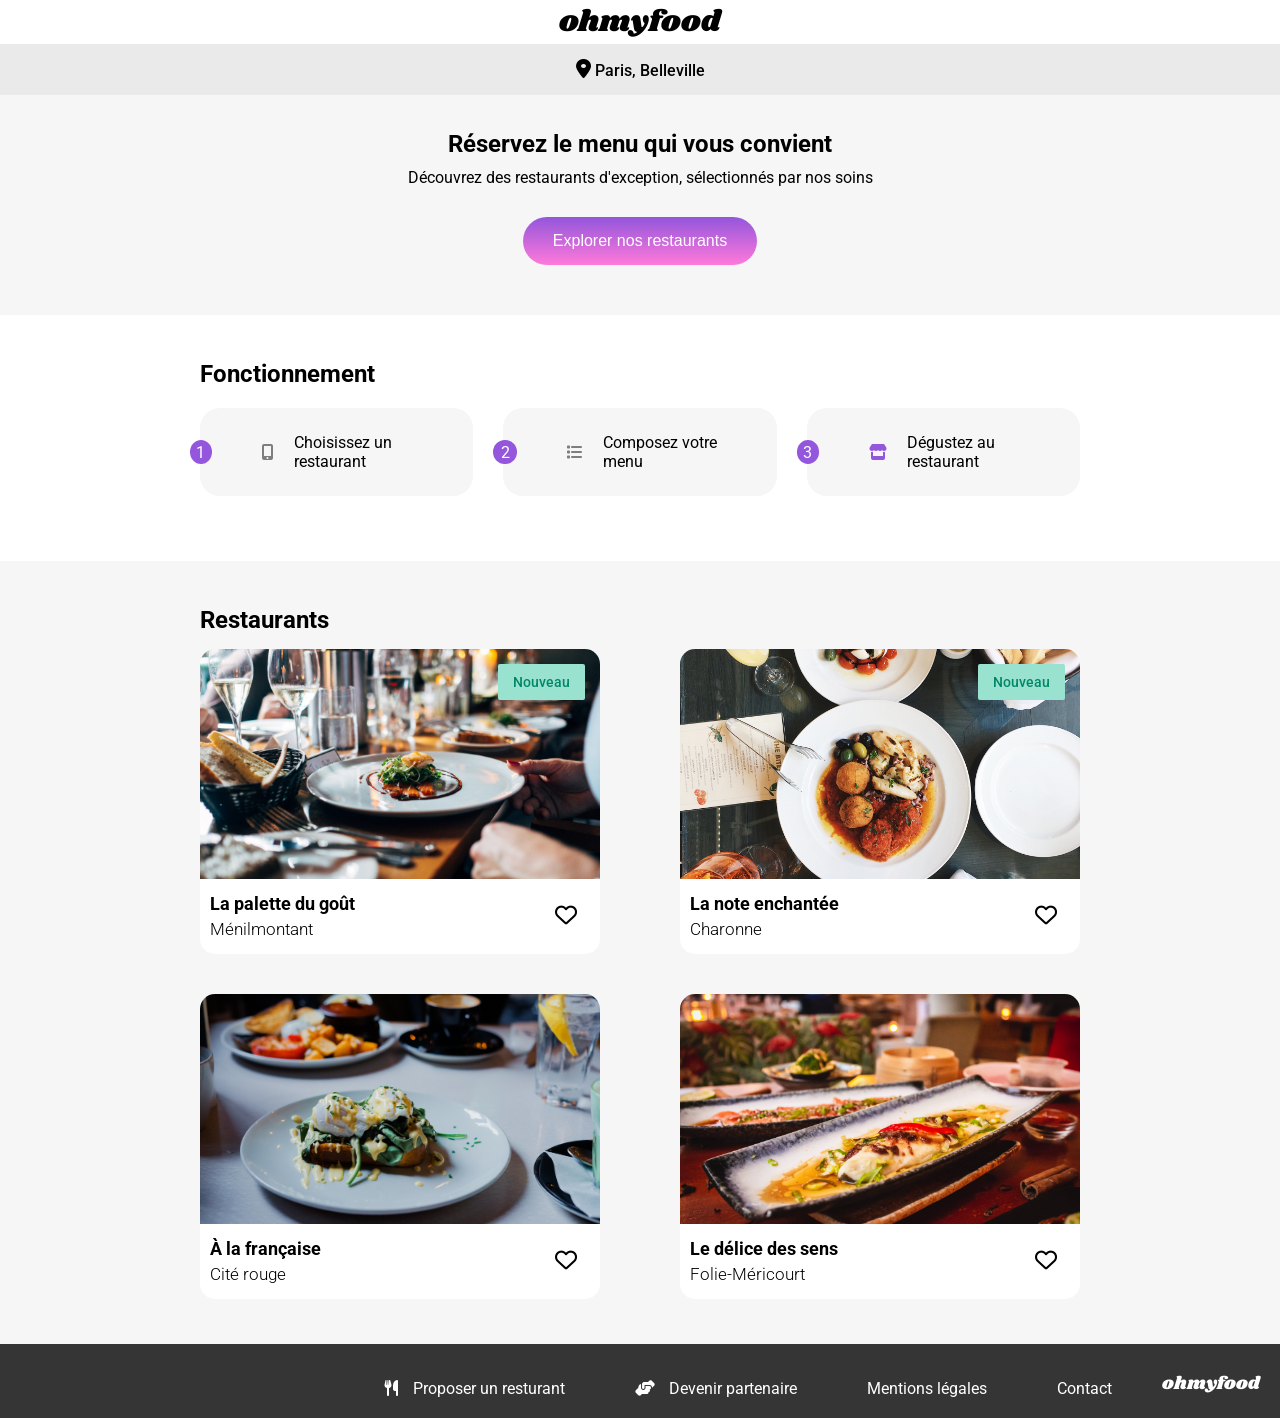
<file: ohmyfood/index.html>
<!DOCTYPE html>
<html lang="fr">

<head>
    <meta charset="UTF-8">
    <meta name="viewport" content="width=device-width, initial-scale=1.0">
    <title>ohmyfood</title>
    <link rel="preconnect" href="https://fonts.googleapis.com">
    <link rel="preconnect" href="https://fonts.gstatic.com" crossorigin>
    <link
        href="https://fonts.googleapis.com/css2?family=Open+Sans:ital,wght@0,300..800;1,300..800&family=Shrikhand&display=swap"
        rel="stylesheet">
    <link href="https://fonts.googleapis.com/css2?family=Roboto:ital,wght@0,100..900;1,100..900&display=swap"
        rel="stylesheet">
    <link rel="stylesheet" href="style.css">
    <link rel="stylesheet" href="https://cdnjs.cloudflare.com/ajax/libs/font-awesome/6.2.1/css/all.min.css"
        integrity="sha512-MV7K8+y+gLIBoVD59lQIYicR65iaqukzvf/nwasF0nqhPay5w/9lJmVM2hMDcnK1OnMGCdVK+iQrJ7lzPJQd1w=="
        crossorigin="anonymous" referrerpolicy="no-referrer" />
</head>

<body>
    <div class="loader">
        <div class="circle"></div>
    </div>
    <header>
        <h1 class="shadow-title">ohmyfood</h1>
        <p class="bg-dark-grey text-center shadow-ville"> <i class="fa-solid fa-location-dot"></i> Paris, Belleville</p>
    </header>

    <main class="main-homepage">
        <section class="bg-light-grey">
            <h2 class="text-center padding-h2">Réservez le menu qui vous convient</h2>
            <p class="text-center padding-p">Découvrez des restaurants d'exception, sélectionnés par nos soins</p>
            <button class="button">Explorer nos restaurants</button>
        </section>

        <section class="fonctionnement padding-left-right">
            <h2>Fonctionnement</h2>
            <div class="desktop-row">
                <article class="etape">
                    <span class="numero">1</span>
                    <i class="fa-solid fa-mobile-screen-button"></i>
                    <p>Choisissez un restaurant</p>
                </article>
                <article class="etape">
                    <span class="numero">2</span>
                    <i class="fa-solid fa-list"></i>
                    <p>Composez votre menu</p>
                </article>
                <article class="etape">
                    <span class="numero">3</span>
                    <i class="fa-solid fa-store"></i>
                    <p>Dégustez au restaurant</p>
                </article>
            </div>
        </section>

        <section class="restaurants bg-light-grey padding-left-right">
            <h2>Restaurants</h2>
            <div class="restaurants-grid">
                <article class="card-accueil">
                    <a href="menu_palette.html">
                        <img src="Images et textes Ohmyfood/images/restaurants/jay-wennington-N_Y88TWmGwA-unsplash.jpg"
                            alt="Ménilmontant">
                        <span class="nouveau">Nouveau</span>
                        <div class="text">
                            <h3 class="card-title">La palette du goût</h3>
                            <p>Ménilmontant</p>
                        </div>
                    </a>
                    <div class="heart-container">
                        <div class="heart">
                            <i class="fa-regular fa-heart"></i>
                            <i class="fa-solid fa-heart hovered"></i>
                        </div>
                    </div>
                </article>
                <article class="card-accueil">
                    <a href="menu_enchantée.html">
                        <img src="Images et textes Ohmyfood/images/restaurants/stil-u2Lp8tXIcjw-unsplash.jpg"
                            alt="Charonne">
                        <span class="nouveau">Nouveau</span>
                        <div class="text">
                            <h3 class="card-title">La note enchantée</h3>
                            <p>Charonne</p>
                        </div>
                    </a>
                    <div class="heart-container">
                        <div class="heart">
                            <i class="fa-regular fa-heart"></i>
                            <i class="fa-solid fa-heart hovered"></i>
                        </div>
                    </div>
                </article>
                <article class="card-accueil">
                    <a href="menu_francaise.html">
                        <img src="Images et textes Ohmyfood/images/restaurants/toa-heftiba-DQKerTsQwi0-unsplash.jpg"
                            alt="Cité rouge">
                        <div class="text">
                            <h3 class="card-title">À la française</h3>
                            <p>Cité rouge</p>
                        </div>
                    </a>
                    <div class="heart-container">
                        <div class="heart">
                            <i class="fa-regular fa-heart"></i>
                            <i class="fa-solid fa-heart hovered"></i>
                        </div>
                    </div>
                </article>
                <article class="card-accueil">
                    <a href="menu_delice.html">
                        <img src="Images et textes Ohmyfood/images/restaurants/louis-hansel-shotsoflouis-qNBGVyOCY8Q-unsplash.jpg"
                            alt="Folie-Méricourt">
                        <div class="text">
                            <h3 class="card-title">Le délice des sens</h3>
                            <p>Folie-Méricourt</p>
                        </div>
                    </a>
                    <div class="heart-container">
                        <div class="heart">
                            <i class="fa-regular fa-heart"></i>
                            <i class="fa-solid fa-heart hovered"></i>
                        </div>
                    </div>
                </article>
            </div>
        </section>
    </main>
    <footer>
        <p>ohmyfood</p>
        <ul>
            <li>
                <a href="#">
                    <i class="fa-solid fa-utensils"></i>
                    Proposer un resturant
                </a>
            </li>
            <li>
                <a href="#">
                    <i class="fa-solid fa-handshake-angle"></i>
                    Devenir partenaire
                </a>
            </li>
            <li>
                <a href="#">
                    Mentions légales
                </a>
            </li>
            <li>
                <a href="mailto:contact@ohmyfood.fr">
                    Contact
                </a>
            </li>
        </ul>
    </footer>
</body>
</file>
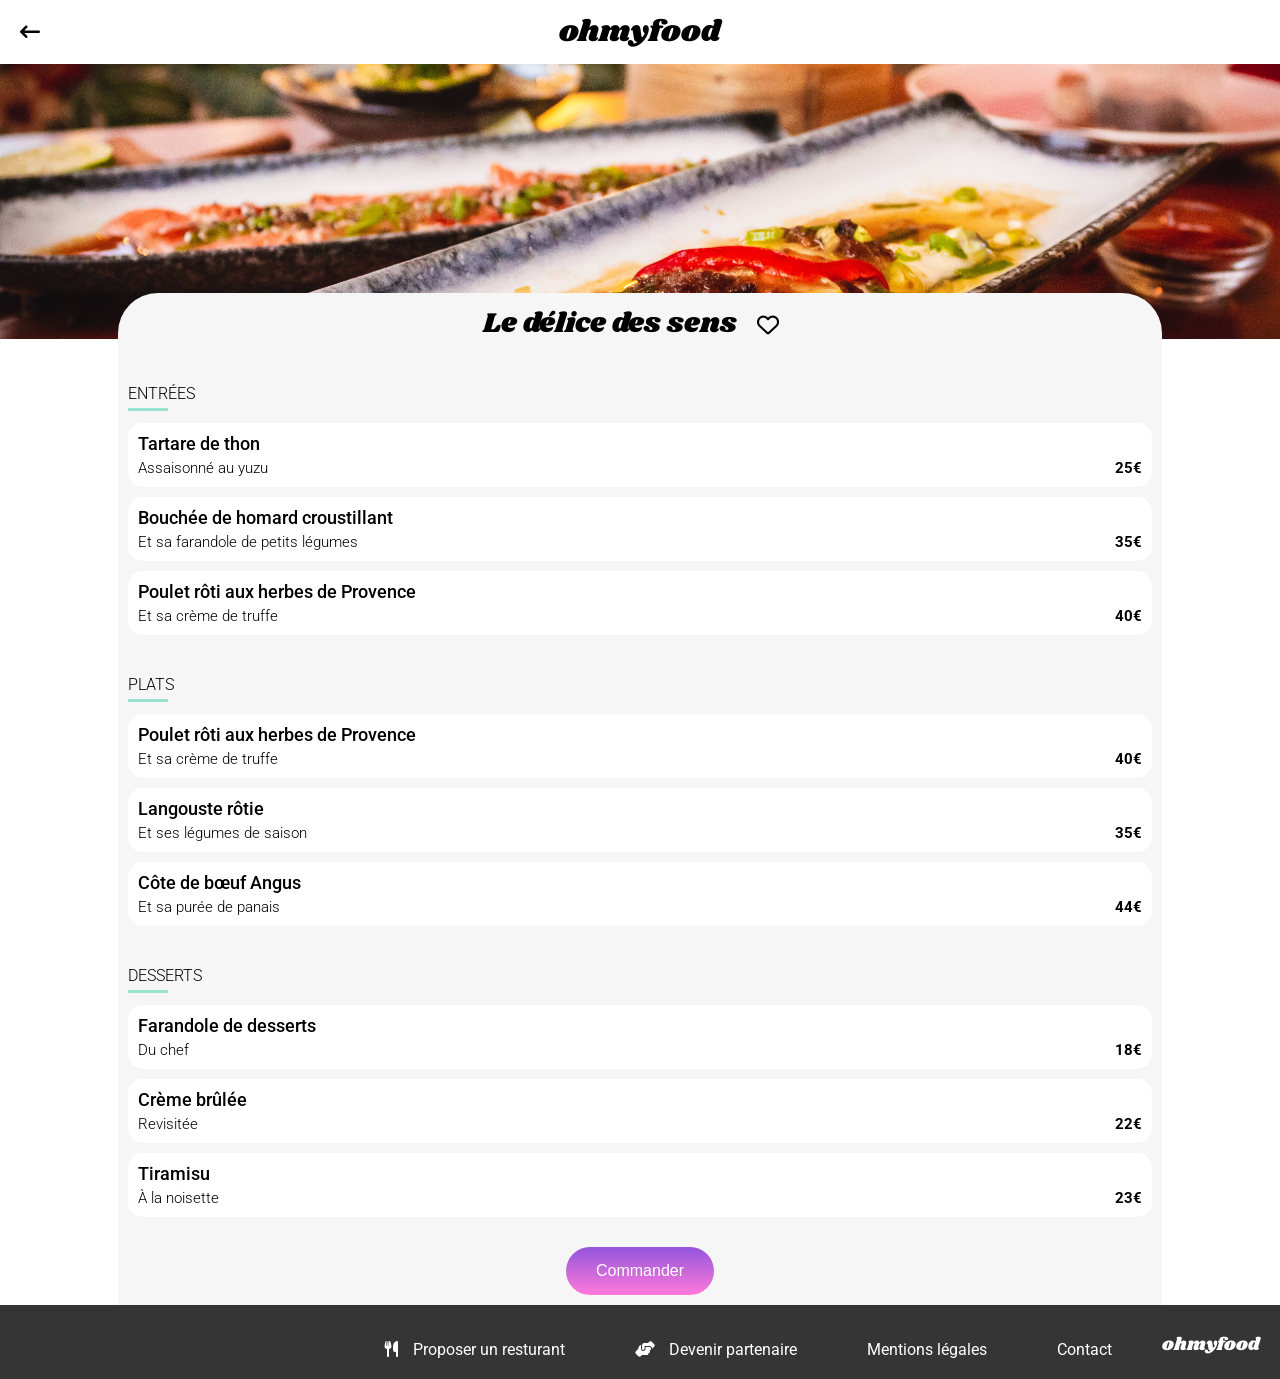
<file: ohmyfood/menu_delice.html>
<!DOCTYPE html>
<html lang="fr">

<head>
    <meta charset="UTF-8">
    <meta name="viewport" content="width=device-width, initial-scale=1.0">
    <title>ohmyfood</title>
    <link rel="preconnect" href="https://fonts.googleapis.com">
    <link rel="preconnect" href="https://fonts.gstatic.com" crossorigin>
    <link
        href="https://fonts.googleapis.com/css2?family=Open+Sans:ital,wght@0,300..800;1,300..800&family=Shrikhand&display=swap"
        rel="stylesheet">
    <link href="https://fonts.googleapis.com/css2?family=Roboto:ital,wght@0,100..900;1,100..900&display=swap"
        rel="stylesheet">
    <link rel="stylesheet" href="style.css">
    <link rel="stylesheet" href="https://cdnjs.cloudflare.com/ajax/libs/font-awesome/6.2.1/css/all.min.css"
        integrity="sha512-MV7K8+y+gLIBoVD59lQIYicR65iaqukzvf/nwasF0nqhPay5w/9lJmVM2hMDcnK1OnMGCdVK+iQrJ7lzPJQd1w=="
        crossorigin="anonymous" referrerpolicy="no-referrer" />
</head>

<body>

    <header>
        <div class="header-menu">
            <a href="index.html">
                <i class="fa-solid fa-arrow-left-long back"></i>
            </a>
            <h1 class="logo">ohmyfood</h1>
        </div>
        <img class="img-menu"
            src="Images et textes Ohmyfood/images/restaurants/louis-hansel-shotsoflouis-qNBGVyOCY8Q-unsplash.jpg"
            alt="Restaurant Le délice des sens">
    </header>

    <main class="main-container">

        <div class="space">
            <h2>Le délice des sens</h2>
            <div class="heart">
                <i class="fa-regular fa-heart"></i>
                <i class="fa-solid fa-heart hovered"></i>
            </div>

        </div>

        <div class="menu-animation entrees">
            <h3>ENTRÉES</h3>

            <article class="card">
                <div class="menu-text">
                    <h4 class="card-title">Tartare de thon</h4>
                    <p>Assaisonné au yuzu</p>
                </div>
                <span class="price">25€</span>
                <div class="check-bg">
                    <i class="fa-regular fa-circle-check"></i>
                </div>

            </article>

            <article class="card">
                <div class="menu-text">
                    <h4 class="card-title">Bouchée de homard croustillant</h4>
                    <p>Et sa farandole de petits légumes</p>
                </div>
                <span class="price">35€</span>
                <div class="check-bg">
                    <i class="fa-regular fa-circle-check"></i>
                </div>
            </article>


            <article class="card">
                <div class="menu-text">
                    <h4 class="card-title">Poulet rôti aux herbes de Provence</h4>
                    <p>Et sa crème de truffe</p>
                </div>
                <span class="price">40€</span>
                <div class="check-bg">
                    <i class="fa-regular fa-circle-check"></i>
                </div>
            </article>
        </div>

        <div class="menu-animation plats">
            <h3>PLATS</h3>

            <article class="card">
                <div class="menu-text">
                    <h4 class="card-title">Poulet rôti aux herbes de Provence</h4>
                    <p>Et sa crème de truffe</p>
                </div>
                <span class="price">40€</span>
                <div class="check-bg">
                    <i class="fa-regular fa-circle-check"></i>
                </div>
            </article>

            <article class="card">
                <div class="menu-text">
                    <h4 class="card-title">Langouste rôtie</h4>
                    <p>Et ses légumes de saison</p>
                </div>
                <span class="price">35€</span>
                <div class="check-bg">
                    <i class="fa-regular fa-circle-check"></i>
                </div>
            </article>

            <article class="card">
                <div class="menu-text">
                    <h4 class="card-title">Côte de bœuf Angus</h4>
                    <p>Et sa purée de panais</p>
                </div>
                <span class="price">44€</span>
                <div class="check-bg">
                    <i class="fa-regular fa-circle-check"></i>
                </div>
            </article>
        </div>

        <div class="menu-animation desserts">
            <h3>DESSERTS</h3>

            <article class="card">
                <div class="menu-text">
                    <h4 class="card-title">Farandole de desserts</h4>
                    <p>Du chef</p>
                </div>
                <span class="price">18€</span>
                <div class="check-bg">
                    <i class="fa-regular fa-circle-check"></i>
                </div>
            </article>

            <article class="card">
                <div class="menu-text">
                    <h4 class="card-title">Crème brûlée</h4>
                    <p>Revisitée</p>
                </div>
                <span class="price">22€</span>
                <div class="check-bg">
                    <i class="fa-regular fa-circle-check"></i>
                </div>
            </article>

            <article class="card">
                <div class="menu-text">
                    <h4 class="card-title">Tiramisu</h4>
                    <p>À la noisette</p>
                </div>
                <span class="price">23€</span>
                <div class="check-bg">
                    <i class="fa-regular fa-circle-check"></i>
                </div>
            </article>
        </div>
        <button class="button">Commander</button>

    </main>

    <footer>
        <p>ohmyfood</p>
        <ul>
            <li>
                <a href="#">
                    <i class="fa-solid fa-utensils"></i>
                    Proposer un resturant
                </a>
            </li>
            <li>
                <a href="#">
                    <i class="fa-solid fa-handshake-angle"></i>
                    Devenir partenaire
                </a>
            </li>
            <li>
                <a href="#">
                    Mentions légales
                </a>
            </li>
            <li>
                <a href="mailto:contact@ohmyfood.fr">
                    Contact
                </a>
            </li>



        </ul>



    </footer>



</body>
</file>
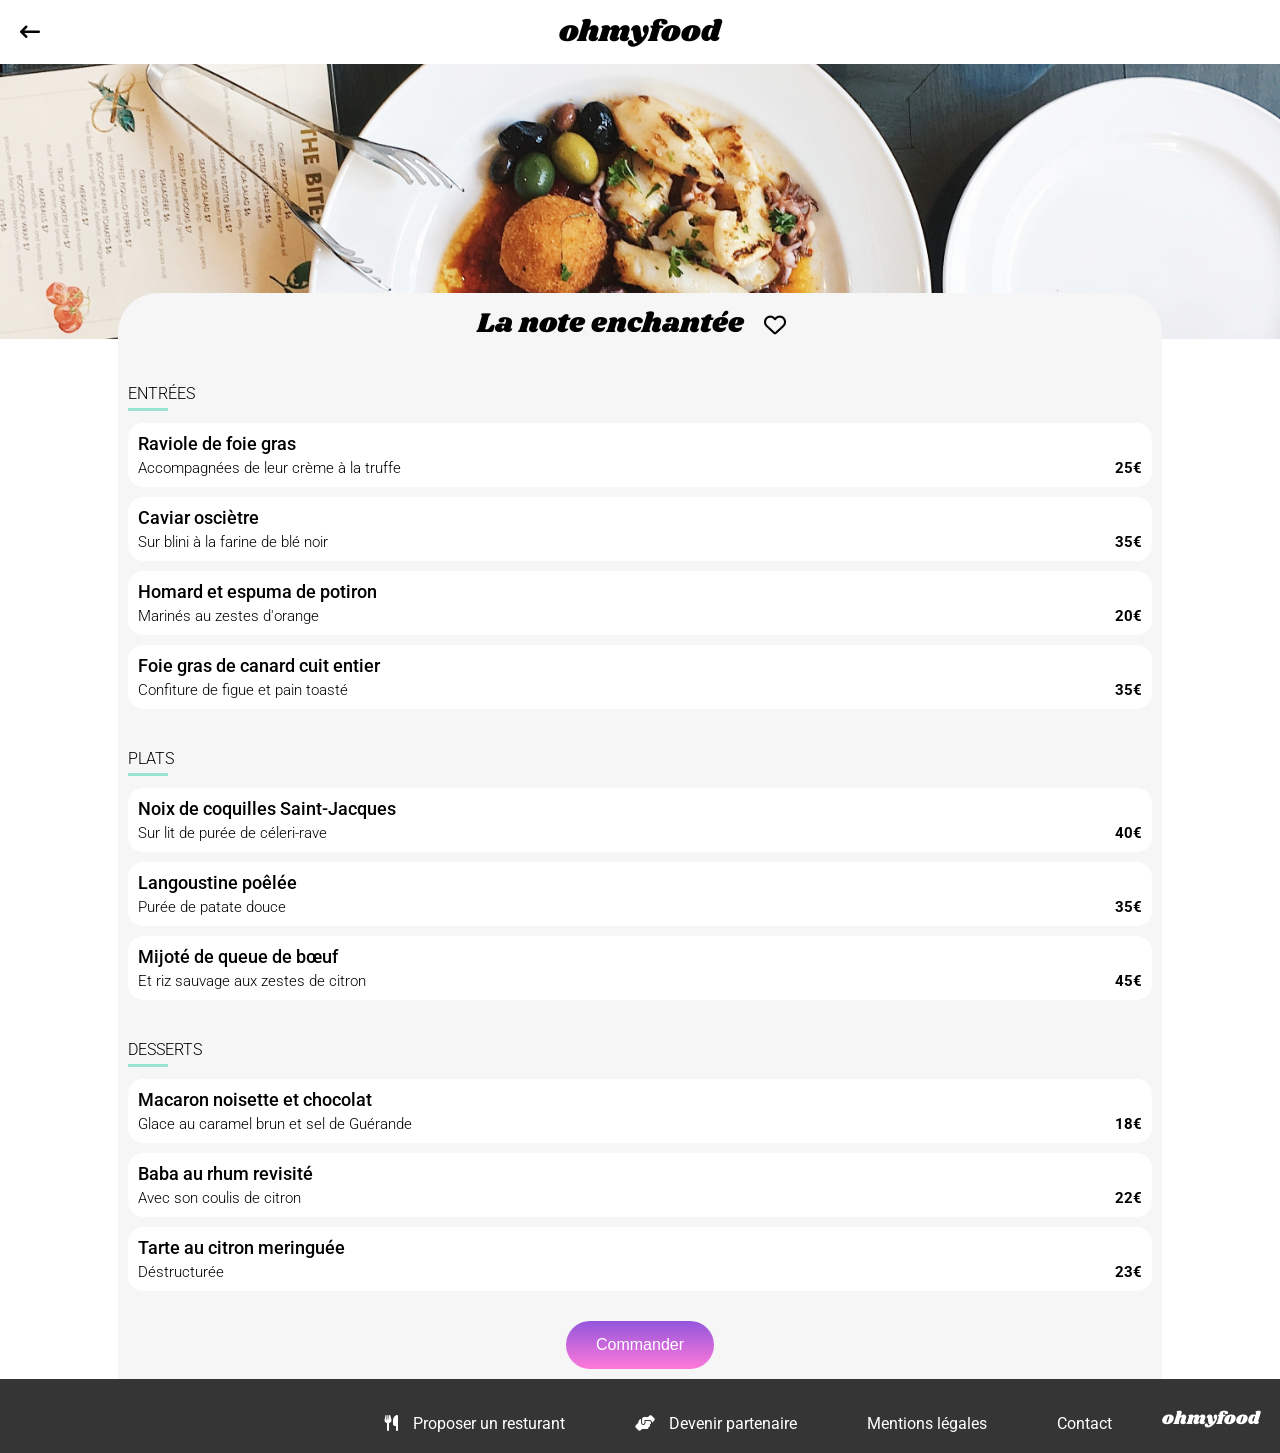
<file: ohmyfood/menu_enchantée.html>
<!DOCTYPE html>
<html lang="fr">

<head>
    <meta charset="UTF-8">
    <meta name="viewport" content="width=device-width, initial-scale=1.0">
    <title>ohmyfood</title>
    <link rel="preconnect" href="https://fonts.googleapis.com">
    <link rel="preconnect" href="https://fonts.gstatic.com" crossorigin>
    <link
        href="https://fonts.googleapis.com/css2?family=Open+Sans:ital,wght@0,300..800;1,300..800&family=Shrikhand&display=swap"
        rel="stylesheet">
    <link href="https://fonts.googleapis.com/css2?family=Roboto:ital,wght@0,100..900;1,100..900&display=swap"
        rel="stylesheet">
    <link rel="stylesheet" href="style.css">
    <link rel="stylesheet" href="https://cdnjs.cloudflare.com/ajax/libs/font-awesome/6.2.1/css/all.min.css"
        integrity="sha512-MV7K8+y+gLIBoVD59lQIYicR65iaqukzvf/nwasF0nqhPay5w/9lJmVM2hMDcnK1OnMGCdVK+iQrJ7lzPJQd1w=="
        crossorigin="anonymous" referrerpolicy="no-referrer" />
</head>

<body>

    <header>
        <div class="header-menu">
            <a href="index.html">
                <i class="fa-solid fa-arrow-left-long back"></i>
            </a>
            <h1 class="logo">ohmyfood</h1>
        </div>
        <img class="img-menu" src="Images et textes Ohmyfood/images/restaurants/stil-u2Lp8tXIcjw-unsplash.jpg"
            alt="Restaurant La note enchantée">
    </header>

    <main class="main-container">

        <div class="space">
            <h2>La note enchantée</h2>
            <div class="heart">
                <i class="fa-regular fa-heart"></i>
                <i class="fa-solid fa-heart hovered"></i>
            </div>

        </div>

        <div class="menu-animation entrees">
            <h3>ENTRÉES</h3>

            <article class="card">
                <div class="menu-text">
                    <h4 class="card-title">Raviole de foie gras</h4>
                    <p>Accompagnées de leur crème à la truffe</p>
                </div>
                <span class="price">25€</span>
                <div class="check-bg">
                    <i class="fa-regular fa-circle-check"></i>
                </div>

            </article>

            <article class="card">
                <div class="menu-text">
                    <h4 class="card-title">Caviar osciètre</h4>
                    <p>Sur blini à la farine de blé noir</p>
                </div>
                <span class="price">35€</span>
                <div class="check-bg">
                    <i class="fa-regular fa-circle-check"></i>
                </div>
            </article>


            <article class="card">
                <div class="menu-text">
                    <h4 class="card-title">Homard et espuma de potiron</h4>
                    <p>Marinés au zestes d'orange</p>
                </div>
                <span class="price">20€</span>
                <div class="check-bg">
                    <i class="fa-regular fa-circle-check"></i>
                </div>
            </article>

            <article class="card">
                <div class="menu-text">
                    <h4 class="card-title">Foie gras de canard cuit entier</h4>
                    <p>Confiture de figue et pain toasté</p>
                </div>
                <span class="price">35€</span>
                <div class="check-bg">
                    <i class="fa-regular fa-circle-check"></i>
                </div>
            </article>
        </div>

        <div class="menu-animation plats">
            <h3>PLATS</h3>

            <article class="card">
                <div class="menu-text">
                    <h4 class="card-title">Noix de coquilles Saint-Jacques</h4>
                    <p>Sur lit de purée de céleri-rave</p>
                </div>
                <span class="price">40€</span>
                <div class="check-bg">
                    <i class="fa-regular fa-circle-check"></i>
                </div>
            </article>

            <article class="card">
                <div class="menu-text">
                    <h4 class="card-title">Langoustine poêlée</h4>
                    <p>Purée de patate douce</p>
                </div>
                <span class="price">35€</span>
                <div class="check-bg">
                    <i class="fa-regular fa-circle-check"></i>
                </div>
            </article>

            <article class="card">
                <div class="menu-text">
                    <h4 class="card-title">Mijoté de queue de bœuf</h4>
                    <p>Et riz sauvage aux zestes de citron</p>
                </div>
                <span class="price">45€</span>
                <div class="check-bg">
                    <i class="fa-regular fa-circle-check"></i>
                </div>
            </article>
        </div>

        <div class="menu-animation desserts">
            <h3>DESSERTS</h3>

            <article class="card">
                <div class="menu-text">
                    <h4 class="card-title">Macaron noisette et chocolat</h4>
                    <p>Glace au caramel brun et sel de Guérande</p>
                </div>
                <span class="price">18€</span>
                <div class="check-bg">
                    <i class="fa-regular fa-circle-check"></i>
                </div>
            </article>

            <article class="card">
                <div class="menu-text">
                    <h4 class="card-title">Baba au rhum revisité</h4>
                    <p>Avec son coulis de citron</p>
                </div>
                <span class="price">22€</span>
                <div class="check-bg">
                    <i class="fa-regular fa-circle-check"></i>
                </div>
            </article>

            <article class="card">
                <div class="menu-text">
                    <h4 class="card-title">Tarte au citron meringuée</h4>
                    <p>Déstructurée</p>
                </div>
                <span class="price">23€</span>
                <div class="check-bg">
                    <i class="fa-regular fa-circle-check"></i>
                </div>
            </article>
        </div>

        <button class="button">Commander</button>

    </main>

    <footer>
        <p>ohmyfood</p>
        <ul>
            <li>
                <a href="#">
                    <i class="fa-solid fa-utensils"></i>
                    Proposer un resturant
                </a>
            </li>
            <li>
                <a href="#">
                    <i class="fa-solid fa-handshake-angle"></i>
                    Devenir partenaire
                </a>
            </li>
            <li>
                <a href="#">
                    Mentions légales
                </a>
            </li>
            <li>
                <a href="mailto:contact@ohmyfood.fr">
                    Contact
                </a>
            </li>



        </ul>



    </footer>



</body>
</file>
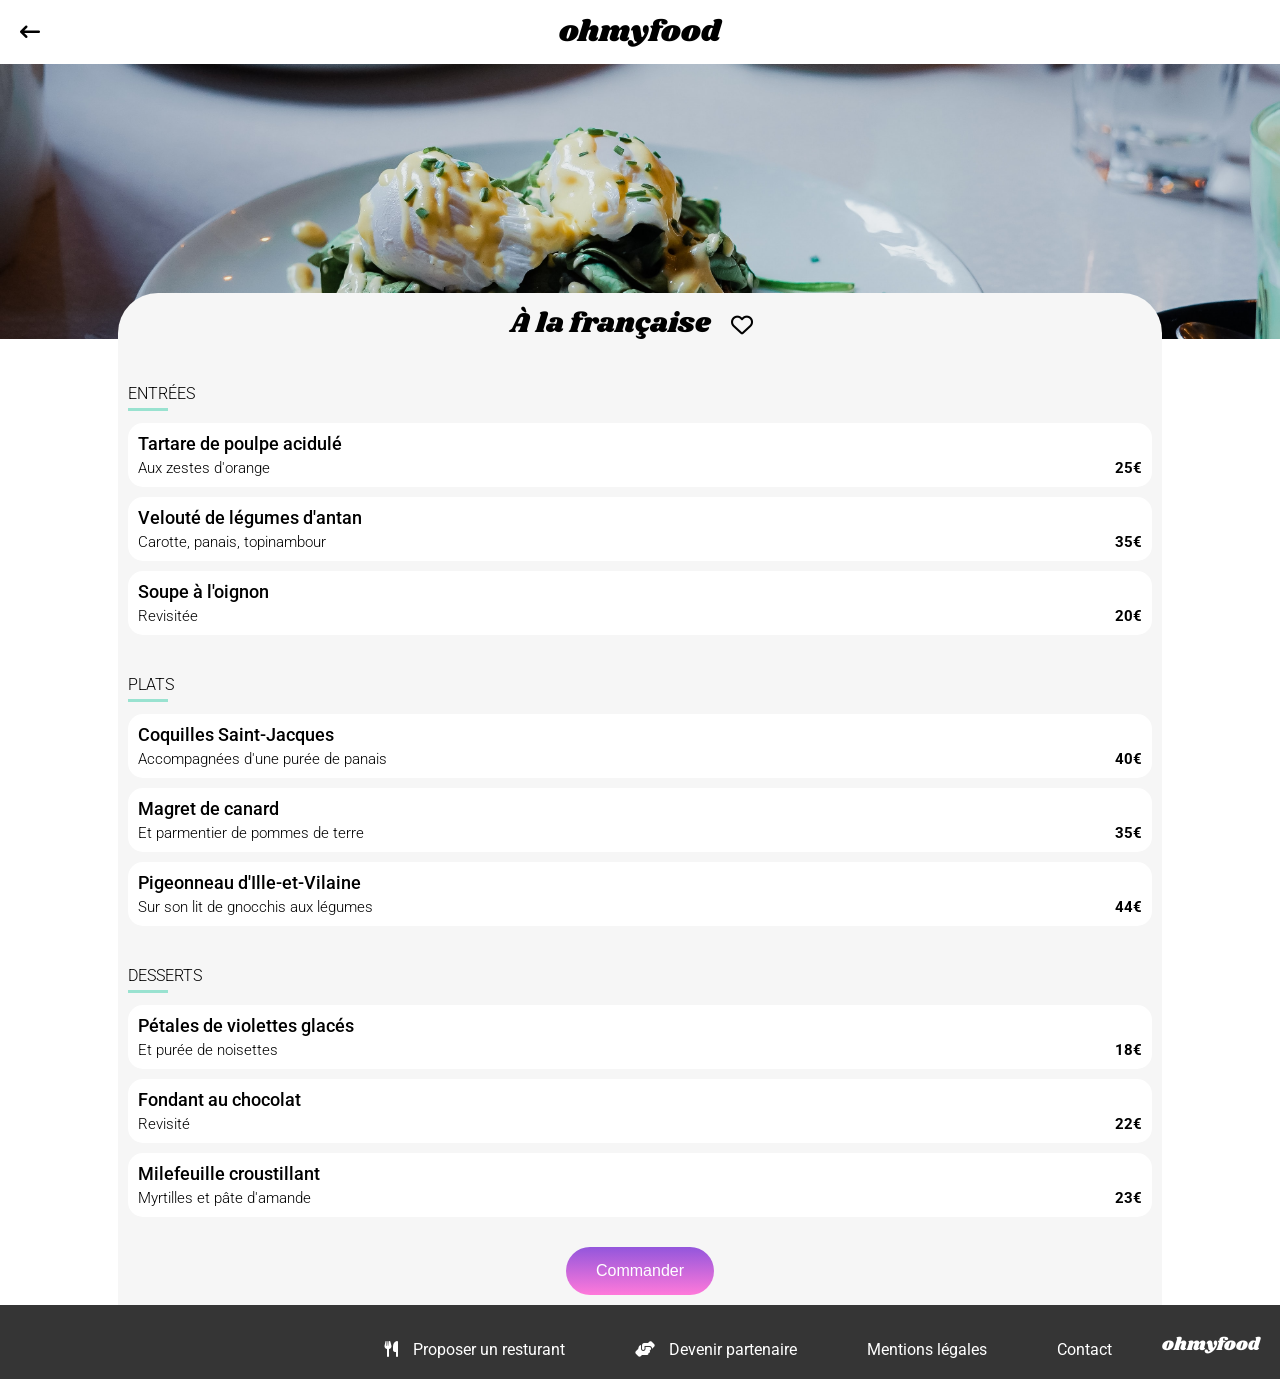
<file: ohmyfood/menu_francaise.html>
<!DOCTYPE html>
<html lang="fr">

<head>
    <meta charset="UTF-8">
    <meta name="viewport" content="width=device-width, initial-scale=1.0">
    <title>ohmyfood</title>
    <link rel="preconnect" href="https://fonts.googleapis.com">
    <link rel="preconnect" href="https://fonts.gstatic.com" crossorigin>
    <link
        href="https://fonts.googleapis.com/css2?family=Open+Sans:ital,wght@0,300..800;1,300..800&family=Shrikhand&display=swap"
        rel="stylesheet">
    <link href="https://fonts.googleapis.com/css2?family=Roboto:ital,wght@0,100..900;1,100..900&display=swap"
        rel="stylesheet">
    <link rel="stylesheet" href="style.css">
    <link rel="stylesheet" href="https://cdnjs.cloudflare.com/ajax/libs/font-awesome/6.2.1/css/all.min.css"
        integrity="sha512-MV7K8+y+gLIBoVD59lQIYicR65iaqukzvf/nwasF0nqhPay5w/9lJmVM2hMDcnK1OnMGCdVK+iQrJ7lzPJQd1w=="
        crossorigin="anonymous" referrerpolicy="no-referrer" />
</head>

<body>

    <header>
        <div class="header-menu">
            <a href="index.html">
                <i class="fa-solid fa-arrow-left-long back"></i>
            </a>
            <h1 class="logo">ohmyfood</h1>
        </div>
        <img class="img-menu" src="Images et textes Ohmyfood/images/restaurants/toa-heftiba-DQKerTsQwi0-unsplash.jpg"
            alt="Restaurant À la française">
    </header>

    <main class="main-container">

        <div class="space">
            <h2>À la française</h2>
            <div class="heart">
                <i class="fa-regular fa-heart"></i>
                <i class="fa-solid fa-heart hovered"></i>
            </div>

        </div>

        <div class="menu-animation entrees">
            <h3>ENTRÉES</h3>

            <article class="card">
                <div class="menu-text">
                    <h4 class="card-title">Tartare de poulpe acidulé</h4>
                    <p>Aux zestes d'orange</p>
                </div>
                <span class="price">25€</span>
                <div class="check-bg">
                    <i class="fa-regular fa-circle-check"></i>
                </div>

            </article>

            <article class="card">
                <div class="menu-text">
                    <h4 class="card-title">Velouté de légumes d'antan</h4>
                    <p>Carotte, panais, topinambour</p>
                </div>
                <span class="price">35€</span>
                <div class="check-bg">
                    <i class="fa-regular fa-circle-check"></i>
                </div>
            </article>


            <article class="card">
                <div class="menu-text">
                    <h4 class="card-title">Soupe à l'oignon</h4>
                    <p>Revisitée</p>
                </div>
                <span class="price">20€</span>
                <div class="check-bg">
                    <i class="fa-regular fa-circle-check"></i>
                </div>
            </article>
        </div>

        <div class="menu-animation plats">
            <h3>PLATS</h3>

            <article class="card">
                <div class="menu-text">
                    <h4 class="card-title">Coquilles Saint-Jacques</h4>
                    <p>Accompagnées d'une purée de panais</p>
                </div>
                <span class="price">40€</span>
                <div class="check-bg">
                    <i class="fa-regular fa-circle-check"></i>
                </div>
            </article>

            <article class="card">
                <div class="menu-text">
                    <h4 class="card-title">Magret de canard</h4>
                    <p>Et parmentier de pommes de terre</p>
                </div>
                <span class="price">35€</span>
                <div class="check-bg">
                    <i class="fa-regular fa-circle-check"></i>
                </div>
            </article>

            <article class="card">
                <div class="menu-text">
                    <h4 class="card-title">Pigeonneau d'Ille-et-Vilaine</h4>
                    <p>Sur son lit de gnocchis aux légumes</p>
                </div>
                <span class="price">44€</span>
                <div class="check-bg">
                    <i class="fa-regular fa-circle-check"></i>
                </div>
            </article>
        </div>

        <div class="menu-animation desserts">
            <h3>DESSERTS</h3>

            <article class="card">
                <div class="menu-text">
                    <h4 class="card-title">Pétales de violettes glacés</h4>
                    <p>Et purée de noisettes</p>
                </div>
                <span class="price">18€</span>
                <div class="check-bg">
                    <i class="fa-regular fa-circle-check"></i>
                </div>
            </article>

            <article class="card">
                <div class="menu-text">
                    <h4 class="card-title">Fondant au chocolat</h4>
                    <p>Revisité</p>
                </div>
                <span class="price">22€</span>
                <div class="check-bg">
                    <i class="fa-regular fa-circle-check"></i>
                </div>
            </article>

            <article class="card">
                <div class="menu-text">
                    <h4 class="card-title">Milefeuille croustillant</h4>
                    <p>Myrtilles et pâte d'amande</p>
                </div>
                <span class="price">23€</span>
                <div class="check-bg">
                    <i class="fa-regular fa-circle-check"></i>
                </div>
            </article>
        </div>
        <button class="button">Commander</button>

    </main>

    <footer>
        <p>ohmyfood</p>
        <ul>
            <li>
                <a href="#">
                    <i class="fa-solid fa-utensils"></i>
                    Proposer un resturant
                </a>
            </li>
            <li>
                <a href="#">
                    <i class="fa-solid fa-handshake-angle"></i>
                    Devenir partenaire
                </a>
            </li>
            <li>
                <a href="#">
                    Mentions légales
                </a>
            </li>
            <li>
                <a href="mailto:contact@ohmyfood.fr">
                    Contact
                </a>
            </li>



        </ul>



    </footer>



</body>
</file>
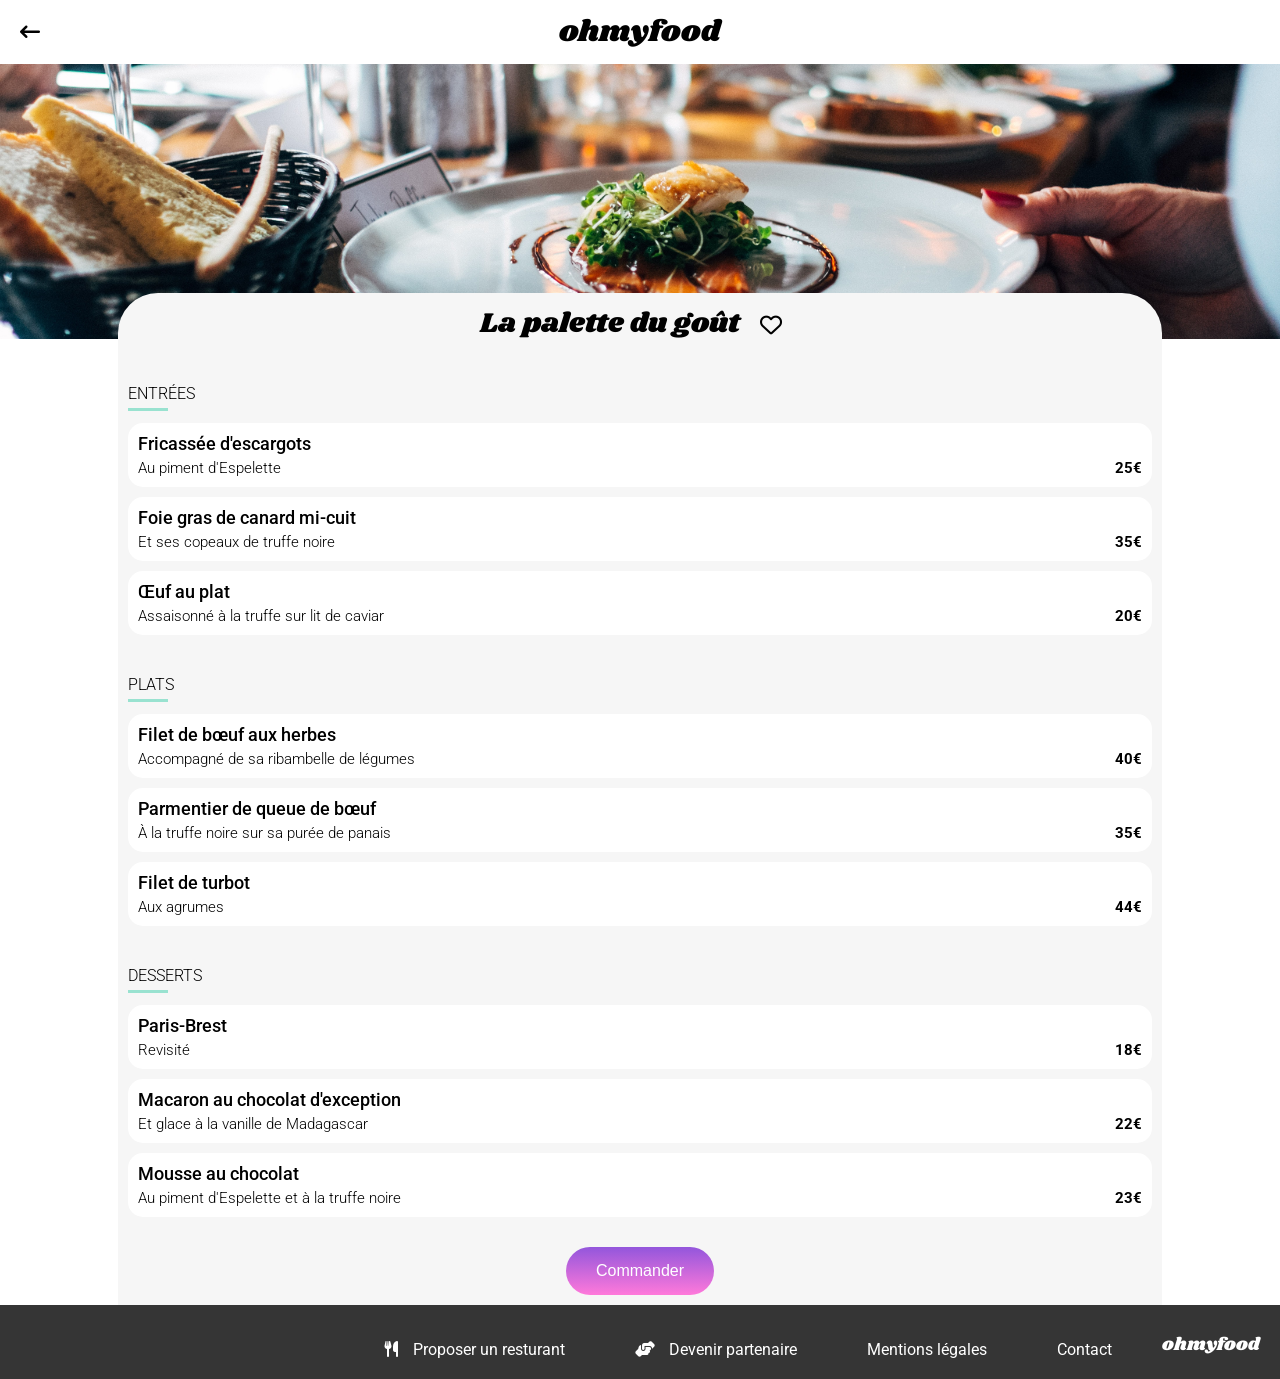
<file: ohmyfood/menu_palette.html>
<!DOCTYPE html>
<html lang="fr">

<head>
    <meta charset="UTF-8">
    <meta name="viewport" content="width=device-width, initial-scale=1.0">
    <title>ohmyfood</title>
    <link rel="preconnect" href="https://fonts.googleapis.com">
    <link rel="preconnect" href="https://fonts.gstatic.com" crossorigin>
    <link
        href="https://fonts.googleapis.com/css2?family=Open+Sans:ital,wght@0,300..800;1,300..800&family=Shrikhand&display=swap"
        rel="stylesheet">
    <link href="https://fonts.googleapis.com/css2?family=Roboto:ital,wght@0,100..900;1,100..900&display=swap"
        rel="stylesheet">
    <link rel="stylesheet" href="style.css">
    <link rel="stylesheet" href="https://cdnjs.cloudflare.com/ajax/libs/font-awesome/6.2.1/css/all.min.css"
        integrity="sha512-MV7K8+y+gLIBoVD59lQIYicR65iaqukzvf/nwasF0nqhPay5w/9lJmVM2hMDcnK1OnMGCdVK+iQrJ7lzPJQd1w=="
        crossorigin="anonymous" referrerpolicy="no-referrer" />
</head>

<body>

    <header>
        <div class="header-menu">
            <a href="index.html">
                <i class="fa-solid fa-arrow-left-long back"></i>
            </a>
            <h1 class="logo">ohmyfood</h1>
        </div>
        <img class="img-menu" src="Images et textes Ohmyfood/images/restaurants/jay-wennington-N_Y88TWmGwA-unsplash.jpg"
            alt="Restaurant La palette du goût">
    </header>

    <main class="main-container">

        <div class="space">
            <h2>La palette du goût</h2>
            <div class="heart">
                <i class="fa-regular fa-heart"></i>
                <i class="fa-solid fa-heart hovered"></i>
            </div>

        </div>

        <div class="menu-animation entrees">
            <h3>ENTRÉES</h3>

            <article class="card">
                <div class="menu-text">
                    <h4 class="card-title">Fricassée d'escargots</h4>
                    <p>Au piment d'Espelette</p>
                </div>
                <span class="price">25€</span>
                <div class="check-bg">
                    <i class="fa-regular fa-circle-check"></i>
                </div>

            </article>

            <article class="card">
                <div class="menu-text">
                    <h4 class="card-title">Foie gras de canard mi-cuit</h4>
                    <p>Et ses copeaux de truffe noire</p>
                </div>
                <span class="price">35€</span>
                <div class="check-bg">
                    <i class="fa-regular fa-circle-check"></i>
                </div>
            </article>


            <article class="card">
                <div class="menu-text">
                    <h4 class="card-title">Œuf au plat</h4>
                    <p>Assaisonné à la truffe sur lit de caviar</p>
                </div>
                <span class="price">20€</span>
                <div class="check-bg">
                    <i class="fa-regular fa-circle-check"></i>
                </div>
            </article>
        </div>

        <div class="menu-animation plats">
            <h3>PLATS</h3>

            <article class="card">
                <div class="menu-text">
                    <h4 class="card-title">Filet de bœuf aux herbes</h4>
                    <p>Accompagné de sa ribambelle de légumes</p>
                </div>
                <span class="price">40€</span>
                <div class="check-bg">
                    <i class="fa-regular fa-circle-check"></i>
                </div>
            </article>

            <article class="card">
                <div class="menu-text">
                    <h4 class="card-title">Parmentier de queue de bœuf</h4>
                    <p>À la truffe noire sur sa purée de panais</p>
                </div>
                <span class="price">35€</span>
                <div class="check-bg">
                    <i class="fa-regular fa-circle-check"></i>
                </div>
            </article>

            <article class="card">
                <div class="menu-text">
                    <h4 class="card-title">Filet de turbot</h4>
                    <p>Aux agrumes</p>
                </div>
                <span class="price">44€</span>
                <div class="check-bg">
                    <i class="fa-regular fa-circle-check"></i>
                </div>
            </article>
        </div>

        <div class="menu-animation desserts">
            <h3>DESSERTS</h3>

            <article class="card">
                <div class="menu-text">
                    <h4 class="card-title">Paris-Brest</h4>
                    <p>Revisité</p>
                </div>
                <span class="price">18€</span>
                <div class="check-bg">
                    <i class="fa-regular fa-circle-check"></i>
                </div>
            </article>

            <article class="card">
                <div class="menu-text">
                    <h4 class="card-title">Macaron au chocolat d'exception</h4>
                    <p>Et glace à la vanille de Madagascar</p>
                </div>
                <span class="price">22€</span>
                <div class="check-bg">
                    <i class="fa-regular fa-circle-check"></i>
                </div>
            </article>

            <article class="card">
                <div class="menu-text">
                    <h4 class="card-title">Mousse au chocolat</h4>
                    <p>Au piment d'Espelette et à la truffe noire</p>
                </div>
                <span class="price">23€</span>
                <div class="check-bg">
                    <i class="fa-regular fa-circle-check"></i>
                </div>
            </article>
        </div>
        <button class="button">Commander</button>

    </main>

    <footer>
        <p>ohmyfood</p>
        <ul>
            <li>
                <a href="#">
                    <i class="fa-solid fa-utensils"></i>
                    Proposer un resturant
                </a>
            </li>
            <li>
                <a href="#">
                    <i class="fa-solid fa-handshake-angle"></i>
                    Devenir partenaire
                </a>
            </li>
            <li>
                <a href="#">
                    Mentions légales
                </a>
            </li>
            <li>
                <a href="mailto:contact@ohmyfood.fr">
                    Contact
                </a>
            </li>



        </ul>



    </footer>



</body>
</file>
<file: ohmyfood/style.css>
body {
  font-family: "Roboto", sans-serif;
}

* {
  padding: 0;
  margin: 0;
}

h1 {
  font-family: "Shrikhand", sans-serif;
  font-size: 30px;
  font-weight: 300;
  text-align: center;
}

header p {
  font-size: 16px;
  font-weight: 500;
  padding: 15px 0;
}
header .header-menu {
  display: flex;
  flex-direction: row;
  align-items: center;
  position: relative;
  justify-content: center;
  padding: 10px 0;
}
header i {
  font-size: 20px;
}
header .back {
  position: absolute;
  left: 20px;
}
header a {
  text-decoration: none;
  color: inherit;
  display: flex;
  align-items: center;
}

.bg-dark-grey {
  background-color: #EAEAEA;
}

.bg-light-grey {
  background-color: #F6F6F6;
  padding-bottom: 50px;
  padding-top: 15px;
}

.shadow-title {
  position: relative;
  z-index: 21;
  box-shadow: 0 2px 4px rgba(0, 0, 0, 0.15);
}

.shadow-ville {
  position: relative;
  z-index: 20;
  box-shadow: 0 4px 4px rgba(0, 0, 0, 0.25);
}

.text-center {
  text-align: center;
}

.padding-p {
  padding: 0 20px;
}

.padding-h2 {
  padding-top: 20px;
  padding-bottom: 10px;
  padding-right: 30px;
  padding-left: 30px;
}

.main-homepage h2 {
  font-size: 24px;
  font-weight: 700;
}
.main-homepage h3 {
  font-size: 18px;
  font-weight: 700;
}

.button {
  background: linear-gradient(#9356DC, #FF79DA);
  color: white;
  font-weight: 500;
  font-size: 16px;
  border-radius: 25px;
  height: 100%;
  border: none;
  padding: 15px 30px;
  display: block;
  margin: 0 auto;
  margin-top: 30px;
  transition: opacity 0.3s ease;
}
.button:hover {
  opacity: 0.8;
}

.fonctionnement {
  padding: 45px 15px;
}
.fonctionnement .fa-store {
  color: #9356DC;
}
.fonctionnement h2 {
  margin-bottom: 20px;
}

.numero {
  position: relative;
  background-color: #9356DC;
  color: white;
  width: 24px;
  height: 24px;
  border-radius: 50%;
  display: flex;
  align-items: center;
  justify-content: center;
  right: 30px;
}

.etape {
  position: relative;
  display: flex;
  align-items: center;
  gap: 20px;
  background-color: #F6F6F6;
  border-radius: 20px;
  padding: 25px 20px;
  margin-bottom: 20px;
}
.etape i {
  color: #7e7e7e;
}

.restaurants {
  display: flex;
  flex-direction: column;
  padding: 45px 15px;
  gap: 15px;
}
.restaurants a {
  text-decoration: none;
  color: inherit;
}
.restaurants .restaurants-grid {
  display: grid;
  grid-template-columns: repeat(1, 1fr);
  row-gap: 20px;
}
.restaurants .card-accueil {
  display: flex;
  flex-direction: column;
  border-radius: 15px;
  background-color: white;
  overflow: hidden;
  position: relative;
}
.restaurants .card-accueil .card-title {
  font-size: 18px;
  font-weight: 700;
  margin-top: 10px;
  margin-bottom: 5px;
}
.restaurants .card-accueil p {
  font-size: 17px;
  font-weight: 300;
}
.restaurants .card-accueil img {
  -o-object-fit: cover;
     object-fit: cover;
  width: 100%;
  height: 230px;
}
.restaurants .card-accueil .nouveau {
  position: absolute;
  top: 15px;
  right: 15px;
  background-color: #99E2D0;
  color: #008766;
  padding: 10px 15px;
  font-size: 14px;
  font-weight: 500;
  border-radius: 2px;
}
.restaurants .card-accueil .text {
  padding-left: 10px;
  margin-bottom: 15px;
}

.space-between {
  display: flex;
  justify-content: space-between;
}

.space {
  display: flex;
  gap: 20px;
  align-items: center;
}

.heart-container {
  position: absolute;
  bottom: 50px;
  right: 0;
}

.heart {
  padding-right: 45px;
  padding-top: 20px;
  font-size: 22px;
  position: relative;
}
.heart .fa-heart {
  position: absolute;
  left: 0;
}
.heart .fa-heart.hovered {
  opacity: 0;
  background: linear-gradient(#9356DC, #FF79DA);
  -webkit-background-clip: text;
          background-clip: text;
  color: transparent;
  transition-duration: 0.3s;
}
.heart .fa-heart.hovered:hover {
  opacity: 1;
}

footer {
  background-color: #353535;
  padding-left: 25px;
  color: white;
  padding-top: 15px;
  padding-bottom: 20px;
}
footer p {
  font-family: "Shrikhand", sans-serif;
  font-size: 18px;
  font-weight: 400;
}
footer a {
  color: white;
  text-decoration: none;
}
footer ul {
  list-style: none;
  display: flex;
  flex-direction: column;
  gap: 10px;
  margin-top: 20px;
}
footer ul i {
  margin-right: 10px;
}

.loader {
  display: flex;
  position: fixed;
  inset: 0;
  justify-content: center;
  align-items: center;
  background-color: white;
  animation: hide-loader 0s 2s forwards;
  z-index: 50;
}

.circle {
  width: 50px;
  height: 50px;
  border: 5px solid #9356DC;
  border-top-color: #FF79DA;
  border-radius: 50%;
  animation: rotation 1s linear infinite;
}

@keyframes rotation {
  to {
    transform: rotate(360deg);
  }
}
@keyframes hide-loader {
  to {
    visibility: hidden;
  }
}
/* CODE POUR LES MENUS  */
.img-menu {
  -o-object-fit: cover;
     object-fit: cover;
  height: 275px;
  width: 100%;
}

.main-container {
  border-radius: 40px 40px 0 0;
  background-color: #F6F6F6;
  padding: 10px;
  margin-top: -50px;
  z-index: 10;
  position: relative;
}
.main-container .fa-heart {
  position: absolute;
  top: 0px;
}
.main-container h2 {
  font-family: "Shrikhand", sans-serif;
  font-size: 28px;
  font-weight: 400;
  margin-left: 5px;
}
.main-container h3 {
  font-family: "Roboto", sans-serif;
  font-size: 16px;
  font-weight: 300;
  margin-bottom: 20px;
  margin-top: 40px;
  position: relative;
}
.main-container h3::after {
  content: "";
  position: absolute;
  background: #99E2D0;
  width: 40px;
  height: 3px;
  left: 0;
  bottom: -8px;
}

.card {
  display: flex;
  justify-content: space-between;
  border-radius: 15px;
  background-color: white;
  padding: 10px;
  margin-bottom: 10px;
  position: relative;
  overflow: hidden;
  align-items: center;
}
.card .menu-text {
  display: flex;
  flex-direction: column;
  flex: 1;
  min-width: 0;
}
.card .card-title {
  font-size: 18px;
  font-weight: 500;
  margin-bottom: 5px;
  white-space: nowrap;
  overflow: hidden;
  text-overflow: ellipsis;
}
.card p {
  font-size: 15px;
  font-weight: 300;
  white-space: nowrap;
  overflow: hidden;
  text-overflow: ellipsis;
}
.card .price {
  font-weight: 700;
  font-size: 15px;
  margin-top: auto;
  transition: transform 0.3s;
  z-index: 2;
}
.card .check-bg {
  position: absolute;
  top: 0;
  right: 0;
  width: 60px;
  height: 100%;
  background-color: #99E2D0;
  display: flex;
  align-items: center;
  justify-content: center;
  transform: translateX(100%);
  transition: transform 0.3s;
}
.card .check-bg i {
  font-size: 20px;
}
.card:hover .check-bg {
  transform: translateX(0);
}
.card:hover .price {
  transform: translateX(-60px);
}

.menu-animation {
  opacity: 0;
  animation: apparition 0.8s ease forwards;
}

@keyframes apparition {
  to {
    opacity: 1;
  }
}
.entrees {
  animation-delay: 0.2s;
}

.plats {
  animation-delay: 0.6s;
}

.desserts {
  animation-delay: 1s;
}

/* DESKTOP  */
@media (min-width: 1024px) {
  .shadow-ville {
    box-shadow: none;
  }
  .shadow-title {
    box-shadow: none;
  }
  .desktop-row {
    display: flex;
    flex-direction: row;
    justify-content: center;
    gap: 30px;
  }
  .restaurants .restaurants-grid {
    display: grid;
    grid-template-columns: repeat(2, 1fr);
    -moz-column-gap: 80px;
         column-gap: 80px;
    row-gap: 40px;
  }
  .padding-left-right {
    padding-left: 200px;
    padding-right: 200px;
  }
  .etape {
    width: 33.3333333333%;
  }
  .main-container {
    width: 80%;
    margin-left: auto;
    margin-right: auto;
  }
  .main-container .space {
    align-items: center;
    justify-content: center;
  }
  .main-container h2 {
    font-family: "Shrikhand", sans-serif;
    font-size: 28px;
    font-weight: 400;
    text-align: center;
  }
  footer {
    display: flex;
    flex-direction: row-reverse;
    align-content: center;
  }
  footer p {
    margin-right: 20px;
    margin-left: 50px;
    align-content: center;
    margin-top: 10px;
  }
  footer ul {
    list-style: none;
    display: flex;
    flex-direction: row;
    align-content: center;
    gap: 70px;
    margin-top: 20px;
  }
  footer ul i {
    margin-right: 10px;
  }
}/*# sourceMappingURL=style.css.map */
</file>
